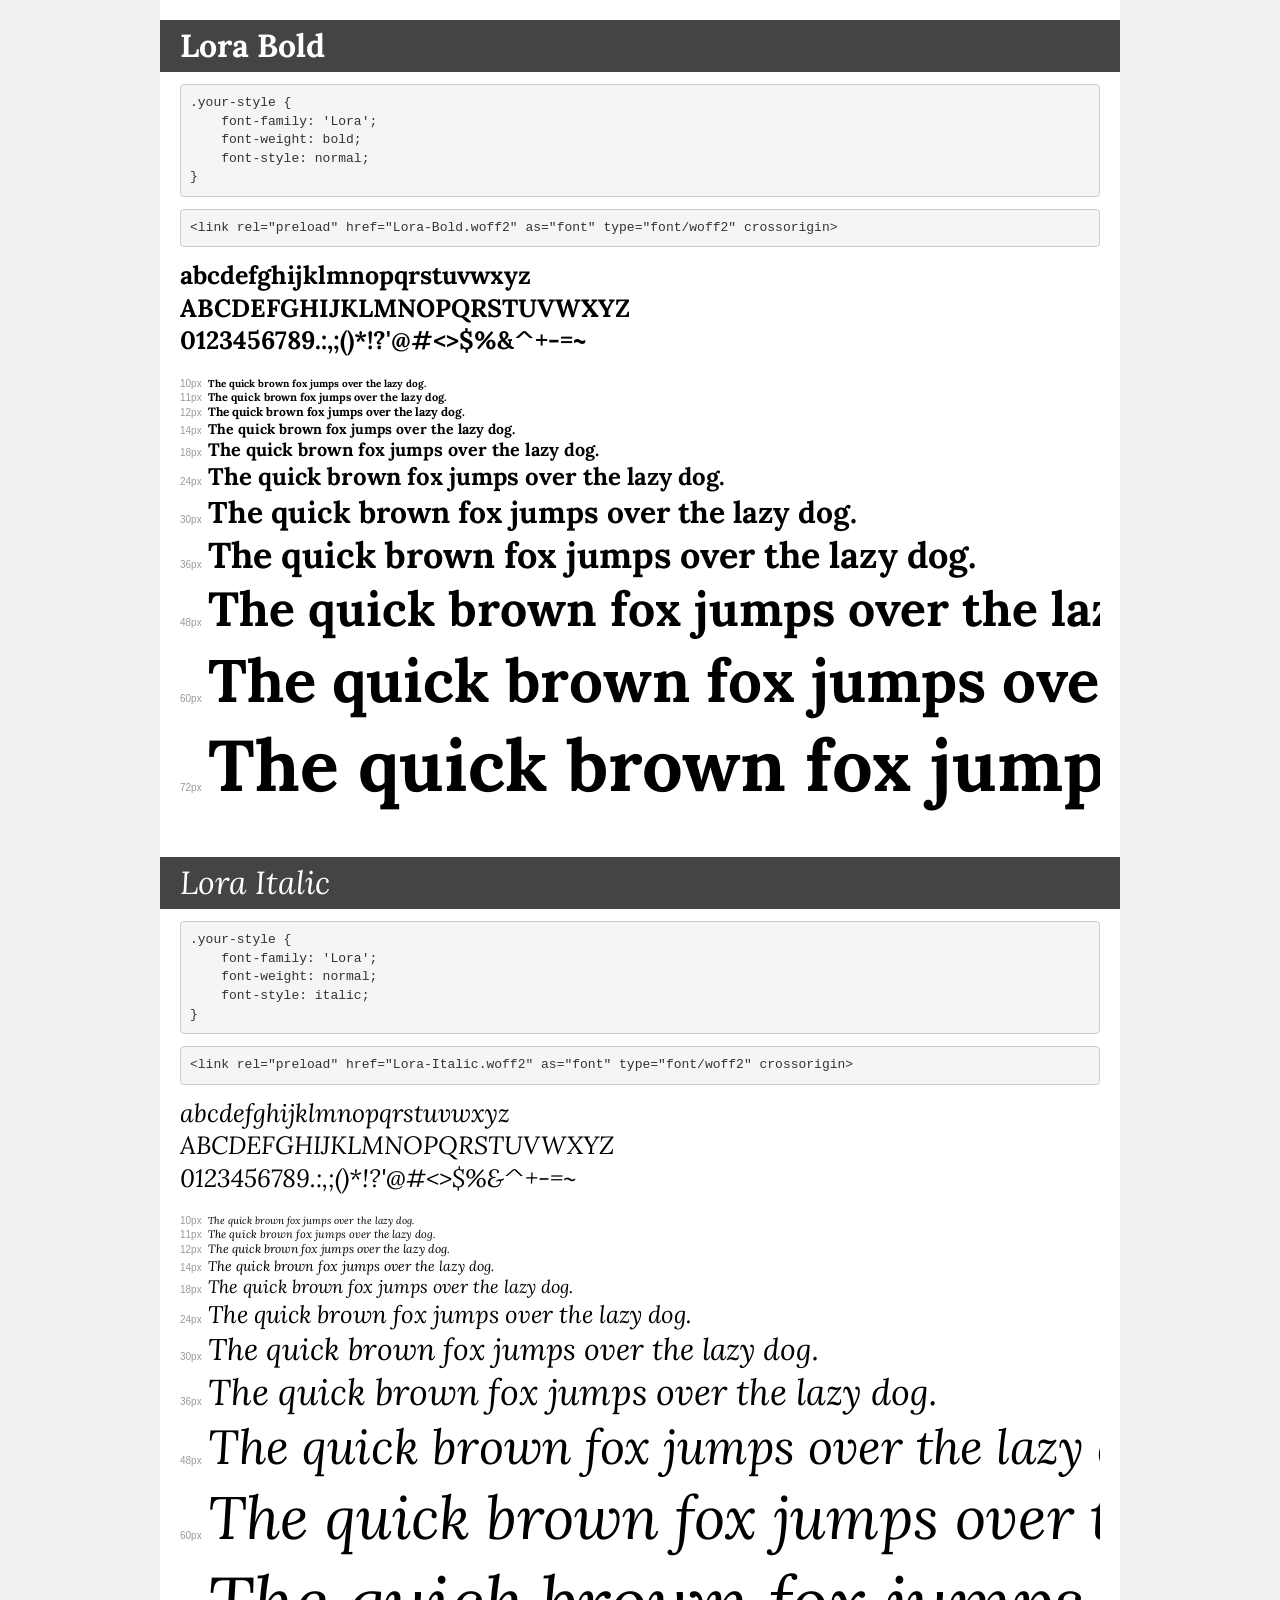
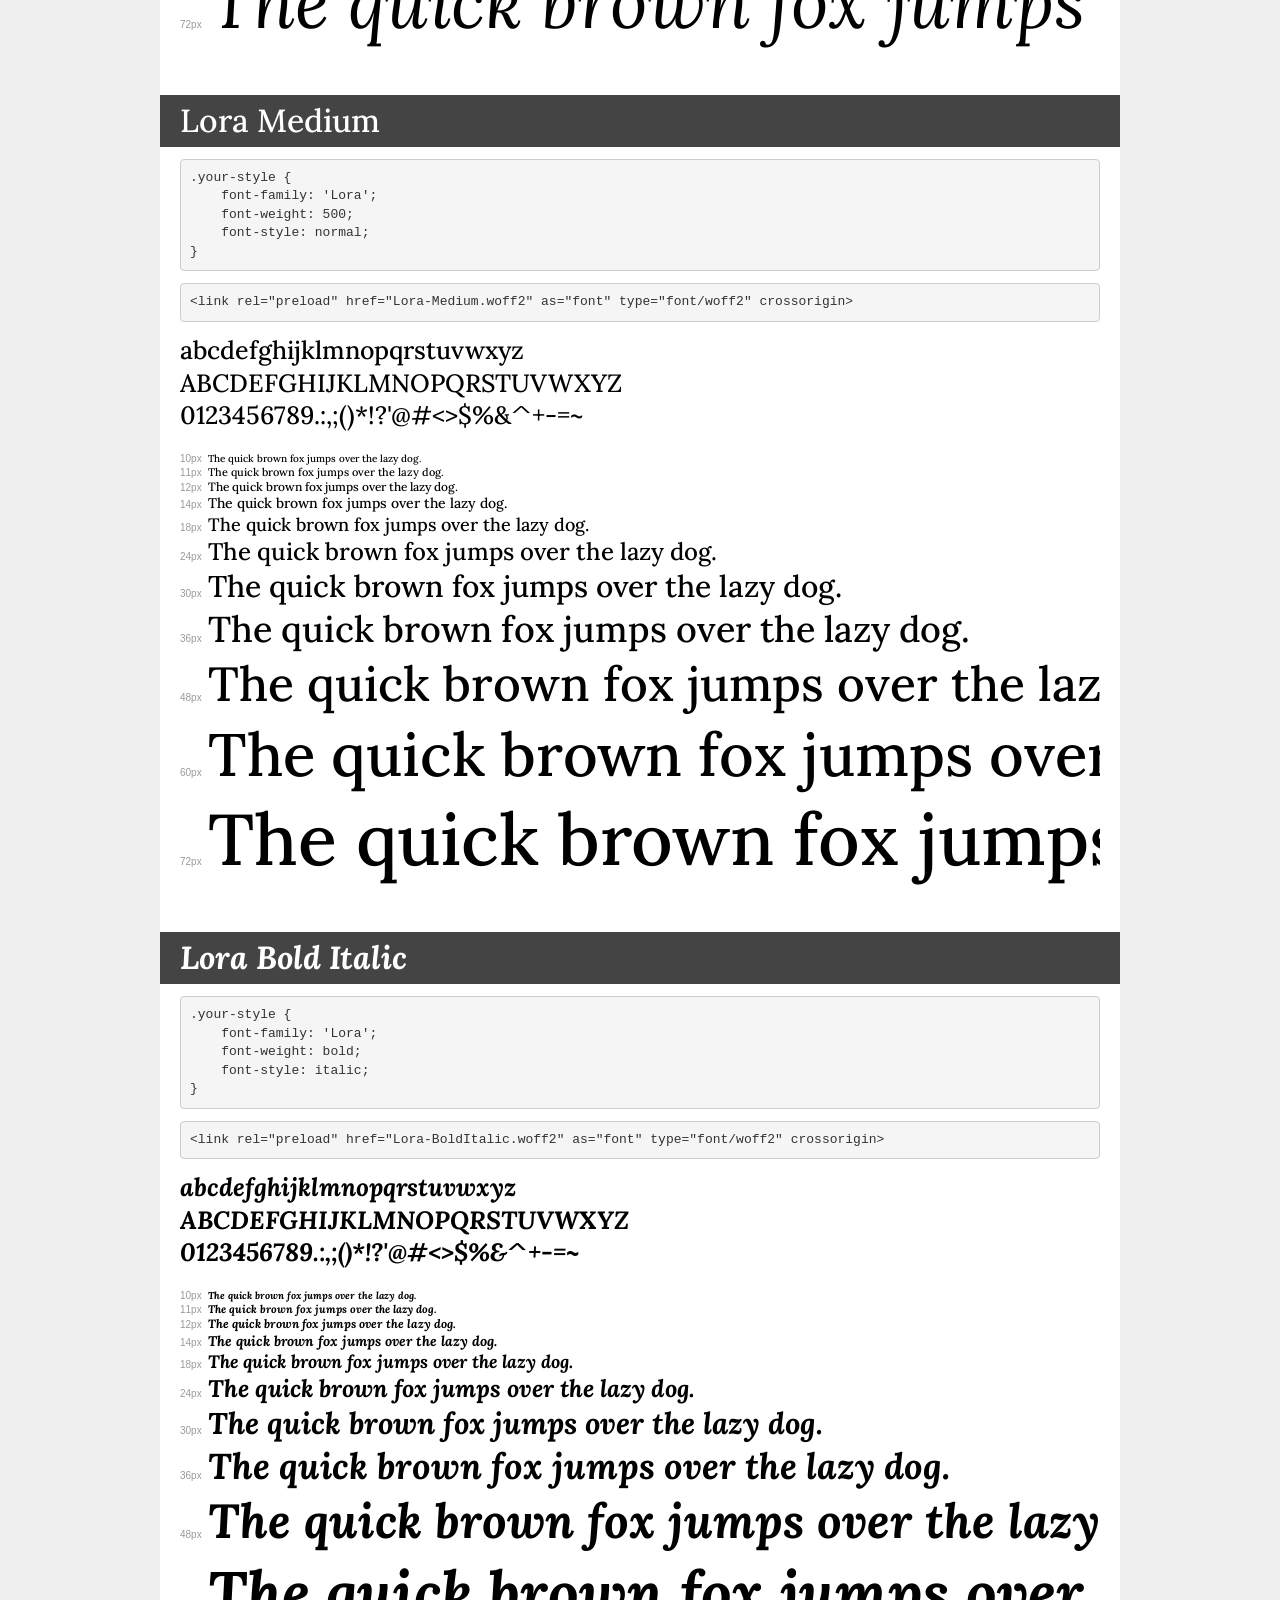
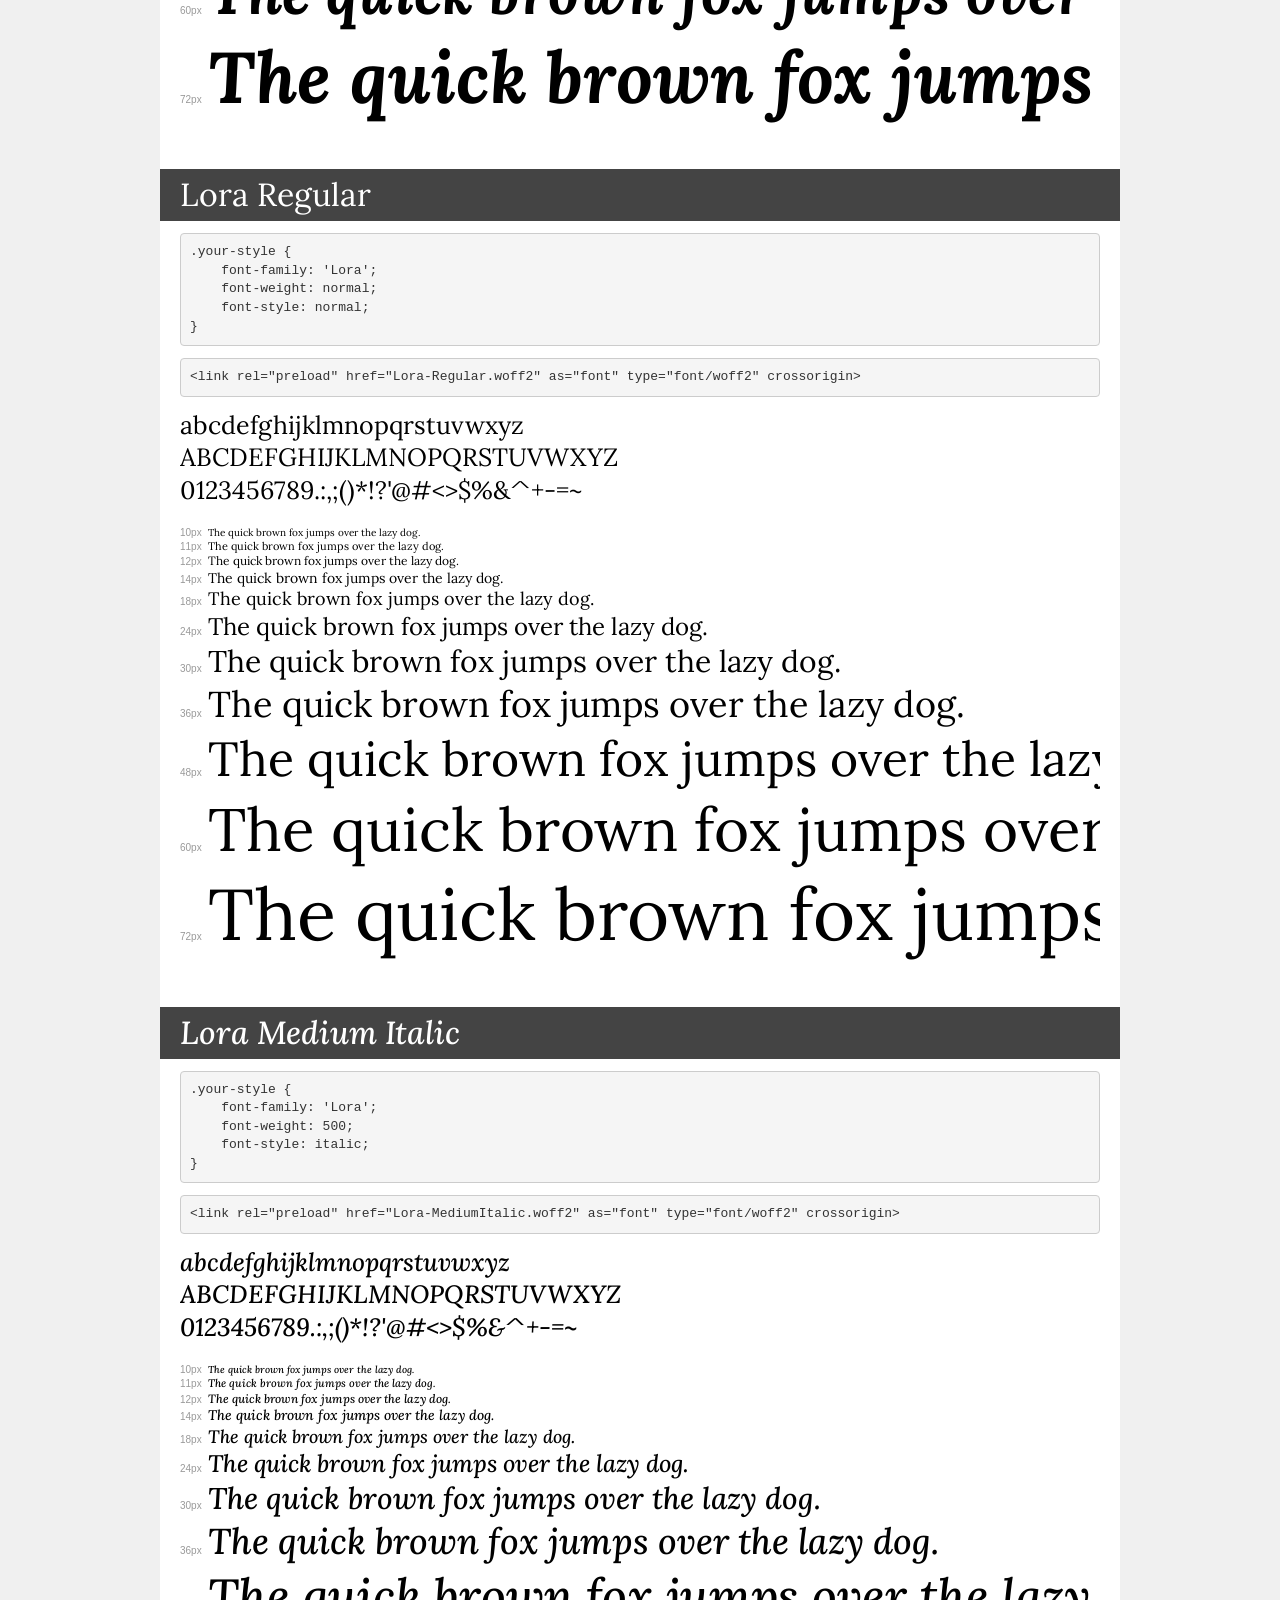
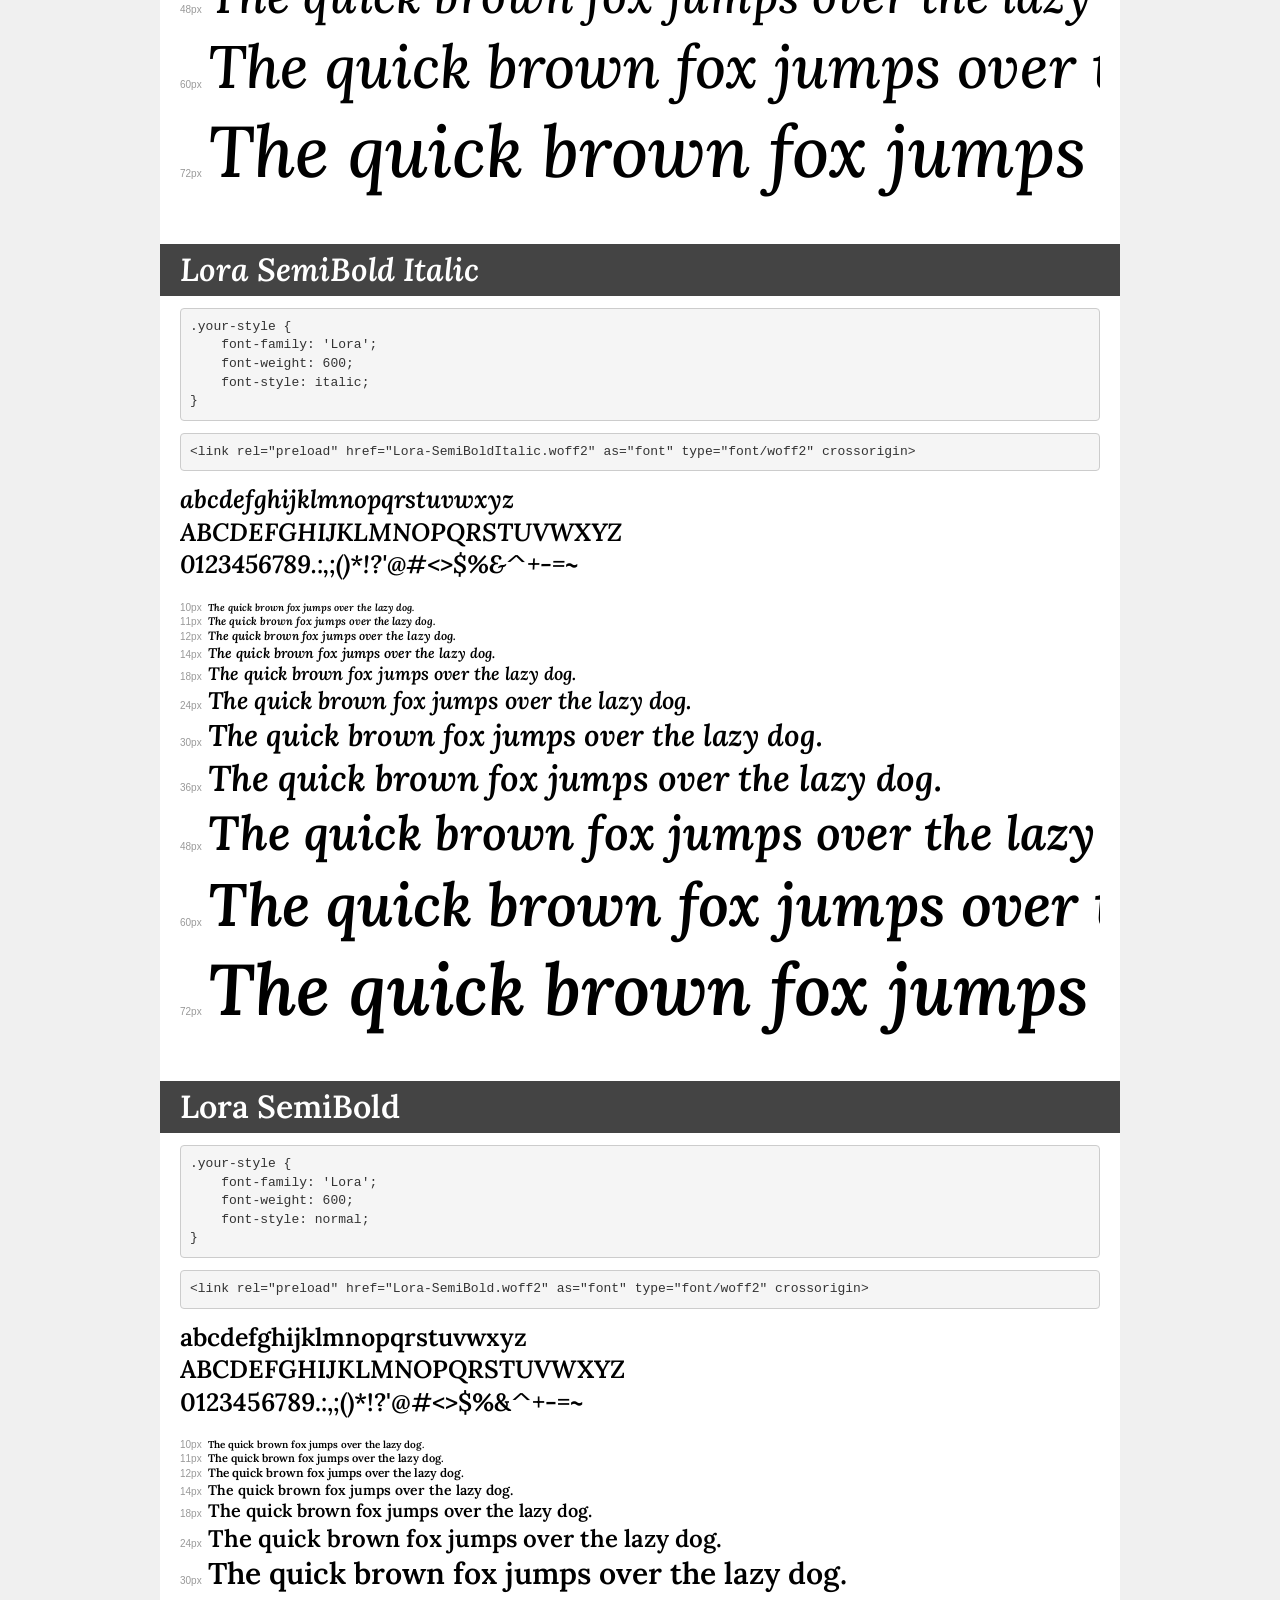
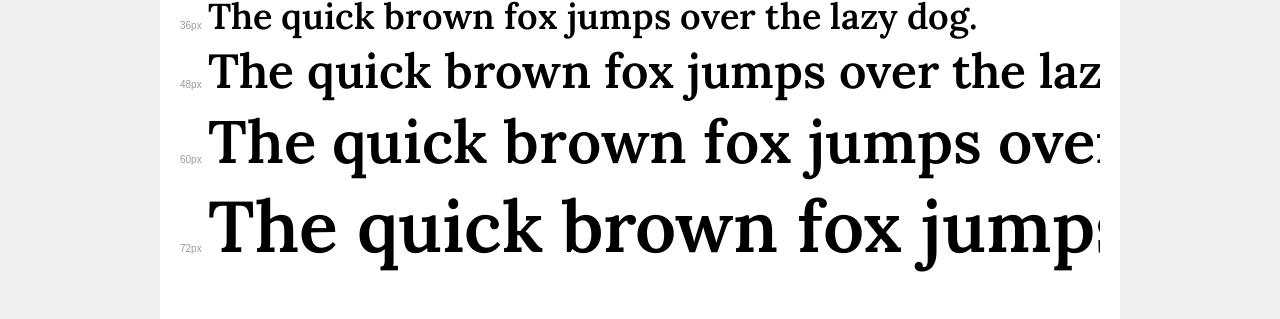
<file: Website for portfolio works/Summit Realty/Brand assets/Fonts/Lora-Full-Version/Web Fonts/Lora/demo.html>
<!DOCTYPE html>
<html lang="en">
<head>
    <meta charset="utf-8">
    <meta http-equiv="X-UA-Compatible" content="IE=edge">
    <meta name="viewport" content="width=device-width, initial-scale=1">
    <meta name="robots" content="noindex, noarchive">
    <meta name="format-detection" content="telephone=no">
    <title>Transfonter demo</title>
    <link href="stylesheet.css" rel="stylesheet">
    <style>
        /*
        http://meyerweb.com/eric/tools/css/reset/
        v2.0 | 20110126
        License: none (public domain)
        */
        html, body, div, span, applet, object, iframe,
        h1, h2, h3, h4, h5, h6, p, blockquote, pre,
        a, abbr, acronym, address, big, cite, code,
        del, dfn, em, img, ins, kbd, q, s, samp,
        small, strike, strong, sub, sup, tt, var,
        b, u, i, center,
        dl, dt, dd, ol, ul, li,
        fieldset, form, label, legend,
        table, caption, tbody, tfoot, thead, tr, th, td,
        article, aside, canvas, details, embed,
        figure, figcaption, footer, header, hgroup,
        menu, nav, output, ruby, section, summary,
        time, mark, audio, video {
            margin: 0;
            padding: 0;
            border: 0;
            font-size: 100%;
            font: inherit;
            vertical-align: baseline;
        }
        /* HTML5 display-role reset for older browsers */
        article, aside, details, figcaption, figure,
        footer, header, hgroup, menu, nav, section {
            display: block;
        }
        body {
            line-height: 1;
        }
        ol, ul {
            list-style: none;
        }
        blockquote, q {
            quotes: none;
        }
        blockquote:before, blockquote:after,
        q:before, q:after {
            content: '';
            content: none;
        }
        table {
            border-collapse: collapse;
            border-spacing: 0;
        }
        /* demo styles */
        body {
            background: #f0f0f0;
            color: #000;
        }
        .page {
            background: #fff;
            width: 920px;
            margin: 0 auto;
            padding: 20px 20px 0 20px;
            overflow: hidden;
        }
        .font-container {
            overflow-x: auto;
            overflow-y: hidden;
            margin-bottom: 40px;
            line-height: 1.3;
            white-space: nowrap;
            padding-bottom: 5px;
        }
        h1 {
            position: relative;
            background: #444;
            font-size: 32px;
            color: #fff;
            padding: 10px 20px;
            margin: 0 -20px 12px -20px;
        }
        .letters {
            font-size: 25px;
            margin-bottom: 20px;
        }
        .s10:before {
            content: '10px';
        }
        .s11:before {
            content: '11px';
        }
        .s12:before {
            content: '12px';
        }
        .s14:before {
            content: '14px';
        }
        .s18:before {
            content: '18px';
        }
        .s24:before {
            content: '24px';
        }
        .s30:before {
            content: '30px';
        }
        .s36:before {
            content: '36px';
        }
        .s48:before {
            content: '48px';
        }
        .s60:before {
            content: '60px';
        }
        .s72:before {
            content: '72px';
        }
        .s10:before, .s11:before, .s12:before, .s14:before,
        .s18:before, .s24:before, .s30:before, .s36:before,
        .s48:before, .s60:before, .s72:before {
            font-family: Arial, sans-serif;
            font-size: 10px;
            font-weight: normal;
            font-style: normal;
            color: #999;
            padding-right: 6px;
        }
        pre {
            display: block;
            padding: 9px;
            margin: 0 0 12px;
            font-family: Monaco, Menlo, Consolas, "Courier New", monospace;
            font-size: 13px;
            line-height: 1.428571429;
            color: #333;
            font-weight: normal;
            font-style: normal;
            background-color: #f5f5f5;
            border: 1px solid #ccc;
            overflow-x: auto;
            border-radius: 4px;
        }
        /* responsive */
        @media (max-width: 959px) {
            .page {
                width: auto;
                margin: 0;
            }
        }
    </style>
</head>
<body>
<div class="page">
    <div class="demo">
        <h1 style="font-family: 'Lora'; font-weight: bold; font-style: normal;">Lora Bold</h1>
        <pre title="Usage">.your-style {
    font-family: 'Lora';
    font-weight: bold;
    font-style: normal;
}</pre>
        <pre title="Preload (optional)">
&lt;link rel=&quot;preload&quot; href=&quot;Lora-Bold.woff2&quot; as=&quot;font&quot; type=&quot;font/woff2&quot; crossorigin&gt;</pre>
        <div class="font-container" style="font-family: 'Lora'; font-weight: bold; font-style: normal;">
            <p class="letters">
                abcdefghijklmnopqrstuvwxyz<br>
ABCDEFGHIJKLMNOPQRSTUVWXYZ<br>
                0123456789.:,;()*!?'@#&lt;&gt;$%&^+-=~
            </p>
            <p class="s10" style="font-size: 10px;">The quick brown fox jumps over the lazy dog.</p>
            <p class="s11" style="font-size: 11px;">The quick brown fox jumps over the lazy dog.</p>
            <p class="s12" style="font-size: 12px;">The quick brown fox jumps over the lazy dog.</p>
            <p class="s14" style="font-size: 14px;">The quick brown fox jumps over the lazy dog.</p>
            <p class="s18" style="font-size: 18px;">The quick brown fox jumps over the lazy dog.</p>
            <p class="s24" style="font-size: 24px;">The quick brown fox jumps over the lazy dog.</p>
            <p class="s30" style="font-size: 30px;">The quick brown fox jumps over the lazy dog.</p>
            <p class="s36" style="font-size: 36px;">The quick brown fox jumps over the lazy dog.</p>
            <p class="s48" style="font-size: 48px;">The quick brown fox jumps over the lazy dog.</p>
            <p class="s60" style="font-size: 60px;">The quick brown fox jumps over the lazy dog.</p>
            <p class="s72" style="font-size: 72px;">The quick brown fox jumps over the lazy dog.</p>
        </div>
    </div>

    <div class="demo">
        <h1 style="font-family: 'Lora'; font-weight: normal; font-style: italic;">Lora Italic</h1>
        <pre title="Usage">.your-style {
    font-family: 'Lora';
    font-weight: normal;
    font-style: italic;
}</pre>
        <pre title="Preload (optional)">
&lt;link rel=&quot;preload&quot; href=&quot;Lora-Italic.woff2&quot; as=&quot;font&quot; type=&quot;font/woff2&quot; crossorigin&gt;</pre>
        <div class="font-container" style="font-family: 'Lora'; font-weight: normal; font-style: italic;">
            <p class="letters">
                abcdefghijklmnopqrstuvwxyz<br>
ABCDEFGHIJKLMNOPQRSTUVWXYZ<br>
                0123456789.:,;()*!?'@#&lt;&gt;$%&^+-=~
            </p>
            <p class="s10" style="font-size: 10px;">The quick brown fox jumps over the lazy dog.</p>
            <p class="s11" style="font-size: 11px;">The quick brown fox jumps over the lazy dog.</p>
            <p class="s12" style="font-size: 12px;">The quick brown fox jumps over the lazy dog.</p>
            <p class="s14" style="font-size: 14px;">The quick brown fox jumps over the lazy dog.</p>
            <p class="s18" style="font-size: 18px;">The quick brown fox jumps over the lazy dog.</p>
            <p class="s24" style="font-size: 24px;">The quick brown fox jumps over the lazy dog.</p>
            <p class="s30" style="font-size: 30px;">The quick brown fox jumps over the lazy dog.</p>
            <p class="s36" style="font-size: 36px;">The quick brown fox jumps over the lazy dog.</p>
            <p class="s48" style="font-size: 48px;">The quick brown fox jumps over the lazy dog.</p>
            <p class="s60" style="font-size: 60px;">The quick brown fox jumps over the lazy dog.</p>
            <p class="s72" style="font-size: 72px;">The quick brown fox jumps over the lazy dog.</p>
        </div>
    </div>

    <div class="demo">
        <h1 style="font-family: 'Lora'; font-weight: 500; font-style: normal;">Lora Medium</h1>
        <pre title="Usage">.your-style {
    font-family: 'Lora';
    font-weight: 500;
    font-style: normal;
}</pre>
        <pre title="Preload (optional)">
&lt;link rel=&quot;preload&quot; href=&quot;Lora-Medium.woff2&quot; as=&quot;font&quot; type=&quot;font/woff2&quot; crossorigin&gt;</pre>
        <div class="font-container" style="font-family: 'Lora'; font-weight: 500; font-style: normal;">
            <p class="letters">
                abcdefghijklmnopqrstuvwxyz<br>
ABCDEFGHIJKLMNOPQRSTUVWXYZ<br>
                0123456789.:,;()*!?'@#&lt;&gt;$%&^+-=~
            </p>
            <p class="s10" style="font-size: 10px;">The quick brown fox jumps over the lazy dog.</p>
            <p class="s11" style="font-size: 11px;">The quick brown fox jumps over the lazy dog.</p>
            <p class="s12" style="font-size: 12px;">The quick brown fox jumps over the lazy dog.</p>
            <p class="s14" style="font-size: 14px;">The quick brown fox jumps over the lazy dog.</p>
            <p class="s18" style="font-size: 18px;">The quick brown fox jumps over the lazy dog.</p>
            <p class="s24" style="font-size: 24px;">The quick brown fox jumps over the lazy dog.</p>
            <p class="s30" style="font-size: 30px;">The quick brown fox jumps over the lazy dog.</p>
            <p class="s36" style="font-size: 36px;">The quick brown fox jumps over the lazy dog.</p>
            <p class="s48" style="font-size: 48px;">The quick brown fox jumps over the lazy dog.</p>
            <p class="s60" style="font-size: 60px;">The quick brown fox jumps over the lazy dog.</p>
            <p class="s72" style="font-size: 72px;">The quick brown fox jumps over the lazy dog.</p>
        </div>
    </div>

    <div class="demo">
        <h1 style="font-family: 'Lora'; font-weight: bold; font-style: italic;">Lora Bold Italic</h1>
        <pre title="Usage">.your-style {
    font-family: 'Lora';
    font-weight: bold;
    font-style: italic;
}</pre>
        <pre title="Preload (optional)">
&lt;link rel=&quot;preload&quot; href=&quot;Lora-BoldItalic.woff2&quot; as=&quot;font&quot; type=&quot;font/woff2&quot; crossorigin&gt;</pre>
        <div class="font-container" style="font-family: 'Lora'; font-weight: bold; font-style: italic;">
            <p class="letters">
                abcdefghijklmnopqrstuvwxyz<br>
ABCDEFGHIJKLMNOPQRSTUVWXYZ<br>
                0123456789.:,;()*!?'@#&lt;&gt;$%&^+-=~
            </p>
            <p class="s10" style="font-size: 10px;">The quick brown fox jumps over the lazy dog.</p>
            <p class="s11" style="font-size: 11px;">The quick brown fox jumps over the lazy dog.</p>
            <p class="s12" style="font-size: 12px;">The quick brown fox jumps over the lazy dog.</p>
            <p class="s14" style="font-size: 14px;">The quick brown fox jumps over the lazy dog.</p>
            <p class="s18" style="font-size: 18px;">The quick brown fox jumps over the lazy dog.</p>
            <p class="s24" style="font-size: 24px;">The quick brown fox jumps over the lazy dog.</p>
            <p class="s30" style="font-size: 30px;">The quick brown fox jumps over the lazy dog.</p>
            <p class="s36" style="font-size: 36px;">The quick brown fox jumps over the lazy dog.</p>
            <p class="s48" style="font-size: 48px;">The quick brown fox jumps over the lazy dog.</p>
            <p class="s60" style="font-size: 60px;">The quick brown fox jumps over the lazy dog.</p>
            <p class="s72" style="font-size: 72px;">The quick brown fox jumps over the lazy dog.</p>
        </div>
    </div>

    <div class="demo">
        <h1 style="font-family: 'Lora'; font-weight: normal; font-style: normal;">Lora Regular</h1>
        <pre title="Usage">.your-style {
    font-family: 'Lora';
    font-weight: normal;
    font-style: normal;
}</pre>
        <pre title="Preload (optional)">
&lt;link rel=&quot;preload&quot; href=&quot;Lora-Regular.woff2&quot; as=&quot;font&quot; type=&quot;font/woff2&quot; crossorigin&gt;</pre>
        <div class="font-container" style="font-family: 'Lora'; font-weight: normal; font-style: normal;">
            <p class="letters">
                abcdefghijklmnopqrstuvwxyz<br>
ABCDEFGHIJKLMNOPQRSTUVWXYZ<br>
                0123456789.:,;()*!?'@#&lt;&gt;$%&^+-=~
            </p>
            <p class="s10" style="font-size: 10px;">The quick brown fox jumps over the lazy dog.</p>
            <p class="s11" style="font-size: 11px;">The quick brown fox jumps over the lazy dog.</p>
            <p class="s12" style="font-size: 12px;">The quick brown fox jumps over the lazy dog.</p>
            <p class="s14" style="font-size: 14px;">The quick brown fox jumps over the lazy dog.</p>
            <p class="s18" style="font-size: 18px;">The quick brown fox jumps over the lazy dog.</p>
            <p class="s24" style="font-size: 24px;">The quick brown fox jumps over the lazy dog.</p>
            <p class="s30" style="font-size: 30px;">The quick brown fox jumps over the lazy dog.</p>
            <p class="s36" style="font-size: 36px;">The quick brown fox jumps over the lazy dog.</p>
            <p class="s48" style="font-size: 48px;">The quick brown fox jumps over the lazy dog.</p>
            <p class="s60" style="font-size: 60px;">The quick brown fox jumps over the lazy dog.</p>
            <p class="s72" style="font-size: 72px;">The quick brown fox jumps over the lazy dog.</p>
        </div>
    </div>

    <div class="demo">
        <h1 style="font-family: 'Lora'; font-weight: 500; font-style: italic;">Lora Medium Italic</h1>
        <pre title="Usage">.your-style {
    font-family: 'Lora';
    font-weight: 500;
    font-style: italic;
}</pre>
        <pre title="Preload (optional)">
&lt;link rel=&quot;preload&quot; href=&quot;Lora-MediumItalic.woff2&quot; as=&quot;font&quot; type=&quot;font/woff2&quot; crossorigin&gt;</pre>
        <div class="font-container" style="font-family: 'Lora'; font-weight: 500; font-style: italic;">
            <p class="letters">
                abcdefghijklmnopqrstuvwxyz<br>
ABCDEFGHIJKLMNOPQRSTUVWXYZ<br>
                0123456789.:,;()*!?'@#&lt;&gt;$%&^+-=~
            </p>
            <p class="s10" style="font-size: 10px;">The quick brown fox jumps over the lazy dog.</p>
            <p class="s11" style="font-size: 11px;">The quick brown fox jumps over the lazy dog.</p>
            <p class="s12" style="font-size: 12px;">The quick brown fox jumps over the lazy dog.</p>
            <p class="s14" style="font-size: 14px;">The quick brown fox jumps over the lazy dog.</p>
            <p class="s18" style="font-size: 18px;">The quick brown fox jumps over the lazy dog.</p>
            <p class="s24" style="font-size: 24px;">The quick brown fox jumps over the lazy dog.</p>
            <p class="s30" style="font-size: 30px;">The quick brown fox jumps over the lazy dog.</p>
            <p class="s36" style="font-size: 36px;">The quick brown fox jumps over the lazy dog.</p>
            <p class="s48" style="font-size: 48px;">The quick brown fox jumps over the lazy dog.</p>
            <p class="s60" style="font-size: 60px;">The quick brown fox jumps over the lazy dog.</p>
            <p class="s72" style="font-size: 72px;">The quick brown fox jumps over the lazy dog.</p>
        </div>
    </div>

    <div class="demo">
        <h1 style="font-family: 'Lora'; font-weight: 600; font-style: italic;">Lora SemiBold Italic</h1>
        <pre title="Usage">.your-style {
    font-family: 'Lora';
    font-weight: 600;
    font-style: italic;
}</pre>
        <pre title="Preload (optional)">
&lt;link rel=&quot;preload&quot; href=&quot;Lora-SemiBoldItalic.woff2&quot; as=&quot;font&quot; type=&quot;font/woff2&quot; crossorigin&gt;</pre>
        <div class="font-container" style="font-family: 'Lora'; font-weight: 600; font-style: italic;">
            <p class="letters">
                abcdefghijklmnopqrstuvwxyz<br>
ABCDEFGHIJKLMNOPQRSTUVWXYZ<br>
                0123456789.:,;()*!?'@#&lt;&gt;$%&^+-=~
            </p>
            <p class="s10" style="font-size: 10px;">The quick brown fox jumps over the lazy dog.</p>
            <p class="s11" style="font-size: 11px;">The quick brown fox jumps over the lazy dog.</p>
            <p class="s12" style="font-size: 12px;">The quick brown fox jumps over the lazy dog.</p>
            <p class="s14" style="font-size: 14px;">The quick brown fox jumps over the lazy dog.</p>
            <p class="s18" style="font-size: 18px;">The quick brown fox jumps over the lazy dog.</p>
            <p class="s24" style="font-size: 24px;">The quick brown fox jumps over the lazy dog.</p>
            <p class="s30" style="font-size: 30px;">The quick brown fox jumps over the lazy dog.</p>
            <p class="s36" style="font-size: 36px;">The quick brown fox jumps over the lazy dog.</p>
            <p class="s48" style="font-size: 48px;">The quick brown fox jumps over the lazy dog.</p>
            <p class="s60" style="font-size: 60px;">The quick brown fox jumps over the lazy dog.</p>
            <p class="s72" style="font-size: 72px;">The quick brown fox jumps over the lazy dog.</p>
        </div>
    </div>

    <div class="demo">
        <h1 style="font-family: 'Lora'; font-weight: 600; font-style: normal;">Lora SemiBold</h1>
        <pre title="Usage">.your-style {
    font-family: 'Lora';
    font-weight: 600;
    font-style: normal;
}</pre>
        <pre title="Preload (optional)">
&lt;link rel=&quot;preload&quot; href=&quot;Lora-SemiBold.woff2&quot; as=&quot;font&quot; type=&quot;font/woff2&quot; crossorigin&gt;</pre>
        <div class="font-container" style="font-family: 'Lora'; font-weight: 600; font-style: normal;">
            <p class="letters">
                abcdefghijklmnopqrstuvwxyz<br>
ABCDEFGHIJKLMNOPQRSTUVWXYZ<br>
                0123456789.:,;()*!?'@#&lt;&gt;$%&^+-=~
            </p>
            <p class="s10" style="font-size: 10px;">The quick brown fox jumps over the lazy dog.</p>
            <p class="s11" style="font-size: 11px;">The quick brown fox jumps over the lazy dog.</p>
            <p class="s12" style="font-size: 12px;">The quick brown fox jumps over the lazy dog.</p>
            <p class="s14" style="font-size: 14px;">The quick brown fox jumps over the lazy dog.</p>
            <p class="s18" style="font-size: 18px;">The quick brown fox jumps over the lazy dog.</p>
            <p class="s24" style="font-size: 24px;">The quick brown fox jumps over the lazy dog.</p>
            <p class="s30" style="font-size: 30px;">The quick brown fox jumps over the lazy dog.</p>
            <p class="s36" style="font-size: 36px;">The quick brown fox jumps over the lazy dog.</p>
            <p class="s48" style="font-size: 48px;">The quick brown fox jumps over the lazy dog.</p>
            <p class="s60" style="font-size: 60px;">The quick brown fox jumps over the lazy dog.</p>
            <p class="s72" style="font-size: 72px;">The quick brown fox jumps over the lazy dog.</p>
        </div>
    </div>

</div>
</body>
</html>
</file>
<file: Website for portfolio works/Summit Realty/Brand assets/Fonts/Lora-Full-Version/Web Fonts/Lora/stylesheet.css>
@font-face {
    font-family: 'Lora';
    src: url('Lora-Bold.woff2') format('woff2'),
        url('Lora-Bold.woff') format('woff');
    font-weight: bold;
    font-style: normal;
    font-display: swap;
}

@font-face {
    font-family: 'Lora';
    src: url('Lora-Italic.woff2') format('woff2'),
        url('Lora-Italic.woff') format('woff');
    font-weight: normal;
    font-style: italic;
    font-display: swap;
}

@font-face {
    font-family: 'Lora';
    src: url('Lora-Medium.woff2') format('woff2'),
        url('Lora-Medium.woff') format('woff');
    font-weight: 500;
    font-style: normal;
    font-display: swap;
}

@font-face {
    font-family: 'Lora';
    src: url('Lora-BoldItalic.woff2') format('woff2'),
        url('Lora-BoldItalic.woff') format('woff');
    font-weight: bold;
    font-style: italic;
    font-display: swap;
}

@font-face {
    font-family: 'Lora';
    src: url('Lora-Regular.woff2') format('woff2'),
        url('Lora-Regular.woff') format('woff');
    font-weight: normal;
    font-style: normal;
    font-display: swap;
}

@font-face {
    font-family: 'Lora';
    src: url('Lora-MediumItalic.woff2') format('woff2'),
        url('Lora-MediumItalic.woff') format('woff');
    font-weight: 500;
    font-style: italic;
    font-display: swap;
}

@font-face {
    font-family: 'Lora';
    src: url('Lora-SemiBoldItalic.woff2') format('woff2'),
        url('Lora-SemiBoldItalic.woff') format('woff');
    font-weight: 600;
    font-style: italic;
    font-display: swap;
}

@font-face {
    font-family: 'Lora';
    src: url('Lora-SemiBold.woff2') format('woff2'),
        url('Lora-SemiBold.woff') format('woff');
    font-weight: 600;
    font-style: normal;
    font-display: swap;
}
</file>
